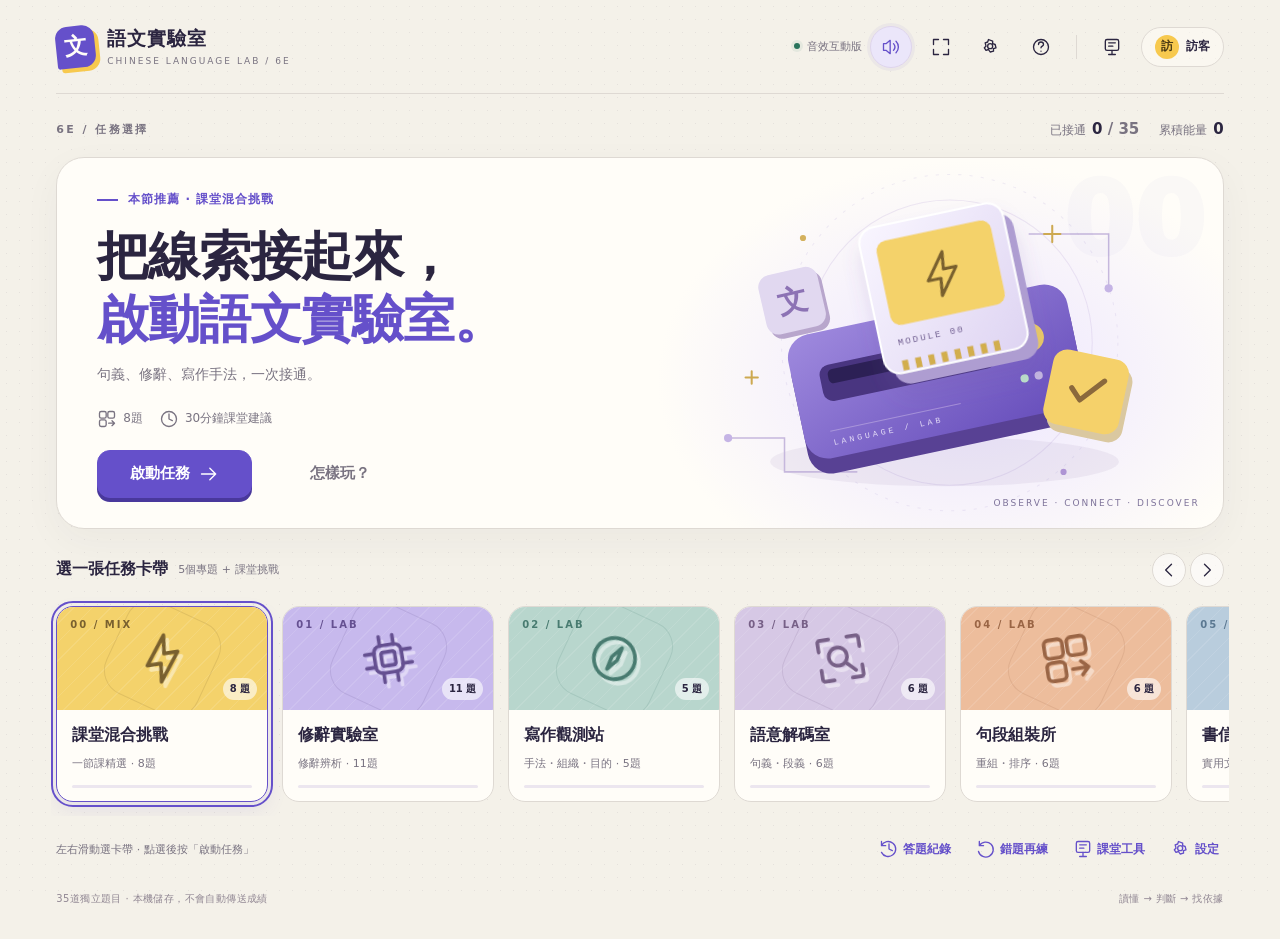
<file: 6e-chinese-lab/index.html>
<!doctype html>
<html lang="zh-Hant-HK">
<head>
<meta charset="utf-8">
<meta name="viewport" content="width=device-width,initial-scale=1,viewport-fit=cover">
<meta name="theme-color" content="#f4f1e9">
<meta name="robots" content="noindex,nofollow">
<meta name="description" content="6E語文實驗室：35題歷屆中文試題、修辭配對、句段拖排、閱讀標記、分層音效及即時操作回饋。">
<title>6E 語文實驗室｜音效互動版</title>
<link rel="stylesheet" href="style.css?v=20261028">
</head>
<body>
<div id="app"></div>
<dialog id="dialog" aria-label="遊戲工具"></dialog>
<input id="importFile" type="file" accept=".json,application/json" hidden>
<noscript>這個遊戲需要瀏覽器啟用 JavaScript。</noscript>
<script src="data.js?v=20261028"></script>
<script src="app.js?v=20261028"></script>
<script src="feedback.js?v=20261028-sfx1"></script>
</body>
</html>
</file>
<file: 6e-chinese-lab/style.css>
:root{--bg:#f4f1e9;--paper:#fffdf8;--ink:#2b2540;--muted:#797381;--line:#ded9d3;--purple:#6550ca;--violet:#8070df;--soft:#ebe6fa;--gold:#f7c94e;--green:#28735b;--red:#a34d52;--shadow:0 12px 38px #34264b0b;--radius:24px;--ui:1;--reading:19px;--accent:var(--purple);color-scheme:light}
*{box-sizing:border-box}html{min-height:100%;scroll-behavior:smooth}body{margin:0;background:var(--bg);color:var(--ink);font-family:"PingFang TC","Microsoft JhengHei","Noto Sans CJK TC",system-ui,sans-serif;line-height:1.55;-webkit-tap-highlight-color:transparent;overflow-x:hidden}body:before{content:"";position:fixed;inset:0;z-index:-1;pointer-events:none;background-image:radial-gradient(#84788920 .7px,transparent .7px);background-size:13px 13px}button,input,select,textarea{font:inherit}button{cursor:pointer;color:inherit;touch-action:manipulation}button:disabled{cursor:default;opacity:.45}button:focus-visible,a:focus-visible,select:focus-visible,input:focus-visible,textarea:focus-visible,[tabindex]:focus-visible{outline:3px solid #b28cff;outline-offset:4px}button{transition:background .18s,transform .18s,border-color .18s,box-shadow .18s}button:active:not(:disabled){transform:translateY(2px)}svg{display:block;width:100%;height:100%}h1,h2,h3,p{margin-top:0}h1,h2,h3{font-weight:850}small{font-size:12px}a{color:var(--purple)}.hidden{display:none!important}.muted{color:var(--muted)}.mono{font-family:ui-monospace,SFMono-Regular,Consolas,monospace;font-variant-numeric:tabular-nums}.eyebrow{font-size:11px;letter-spacing:2.4px;font-weight:800;text-transform:uppercase}.nowrap{white-space:nowrap}.visually-hidden{position:absolute;width:1px;height:1px;overflow:hidden;clip:rect(0,0,0,0)}
#app{max-width:1496px;margin:auto;padding:0 clamp(18px,4.4vw,68px) 32px;min-height:100vh}.topbar{height:94px;display:flex;align-items:center;justify-content:space-between;gap:20px;border-bottom:1px solid var(--line)}.brand{display:flex;gap:12px;align-items:center;border:0;background:none;padding:0;text-align:left}.brand-mark{width:39px;height:42px;background:var(--purple);color:var(--paper);display:grid;place-items:center;font-size:23px;font-weight:900;border-radius:12px 12px 12px 3px;box-shadow:4px 4px 0 var(--gold);transform:rotate(-6deg)}.brand strong{font-size:19px;letter-spacing:1px;display:block}.brand small{display:block;font-size:9px;letter-spacing:2px;color:var(--muted);margin-top:2px}.top-tools{display:flex;align-items:center;gap:8px}.iconbtn{background:transparent;border:1px solid transparent;border-radius:50%;width:42px;height:42px;display:inline-flex;align-items:center;justify-content:center;gap:7px;flex-shrink:0}.iconbtn:hover{background:#e7e1d7}.iconbtn.active{background:var(--soft);color:var(--purple)}.icon{width:20px;height:20px;display:inline-flex;flex-shrink:0;vertical-align:middle}.pill{display:inline-flex;gap:7px;align-items:center;border:1px solid var(--line);border-radius:50px;padding:7px 13px;font-size:12px;font-weight:750;background:#fffdf780;white-space:nowrap}.playerpill{cursor:pointer;max-width:185px;overflow:hidden}.led{width:6px;height:6px;border-radius:50%;background:var(--green);box-shadow:0 0 0 3px #28735b12}.avatar{width:24px;height:24px;border-radius:50%;background:var(--gold);display:grid;place-items:center;color:#4c3b15;font-size:12px;font-weight:800;flex-shrink:0}.status{display:flex;align-items:center;gap:7px;font-size:11px;color:var(--muted)}.top-divider{height:24px;width:1px;background:var(--line);margin:0 6px}.btn{display:inline-flex;align-items:center;justify-content:center;gap:9px;min-height:48px;padding:11px 21px;border-radius:13px;border:1px solid var(--line);background:var(--paper);font-size:15px;font-weight:750;line-height:1.4}.btn:hover{border-color:#a99bd2;background:#faf7ff}.btn.primary{background:var(--purple);border-color:var(--purple);color:#fff;box-shadow:0 4px 0 #49389c}.btn.primary:hover{background:#5944b9;box-shadow:0 5px 0 #49389c;transform:translateY(-1px)}.btn.gold{background:var(--gold);color:#3c304a;border-color:var(--gold);box-shadow:0 4px 0 #d4aa37}.btn.subtle{background:transparent;border-color:transparent;color:var(--muted)}.btn.compact{min-height:39px;padding:8px 13px;font-size:13px;border-radius:10px}.btn.danger{color:var(--red)}.textbtn{border:0;background:transparent;color:var(--purple);font-weight:750;padding:9px 5px;font-size:13px;min-height:40px}.button-row{display:flex;gap:10px;flex-wrap:wrap;align-items:center}.sep{height:1px;background:var(--line);margin:22px 0}.tag{display:inline-flex;align-items:center;gap:6px;background:var(--soft);border-radius:6px;padding:4px 9px;color:var(--purple);font-size:11px;font-weight:800;letter-spacing:.4px}
/* Mission carousel */
.home-intro{display:flex;align-items:center;justify-content:space-between;margin:24px 0 16px;gap:15px}.home-intro .eyebrow{margin:0;color:var(--muted)}.home-stats{display:flex;gap:20px;font-size:12px;color:var(--muted)}.home-stats b{color:var(--ink);margin-left:6px;font-size:15px}.hero{position:relative;background:var(--paper);border:1px solid var(--line);border-radius:28px;display:grid;grid-template-columns:1.05fr 1fr;min-height:326px;overflow:hidden;box-shadow:var(--shadow)}.hero-copy{padding:32px 0 30px 40px;z-index:2}.hero-tag{color:var(--purple);display:flex;align-items:center;gap:10px;margin-bottom:15px;font-size:12px;font-weight:800;letter-spacing:1px}.hero-tag:before{content:"";width:21px;height:2px;background:var(--purple)}.hero h1{font-size:clamp(33px,4.1vw,57px);line-height:1.21;letter-spacing:-1px;margin:0 0 13px}.hero h1 em{font-style:normal;color:var(--purple)}.hero-copy>p{color:var(--muted);font-size:14px;margin:0 0 23px}.hero-detail{display:flex;gap:16px;margin:0 0 21px;color:var(--muted);font-size:12px}.hero-detail span{display:inline-flex;align-items:center;gap:6px}.hero .btn{min-width:155px}.hero-number{position:absolute;right:18px;top:12px;font-size:102px;line-height:1;color:#6b54c908;font-weight:950;pointer-events:none}.hero-art{position:relative;overflow:hidden;min-width:0;display:grid;place-items:center;background:radial-gradient(ellipse at 55% 60%,#ece5ff,transparent 70%)}.hero-art svg{width:95%;height:100%;position:absolute;inset:0;overflow:visible}.art-float{animation:hover-float 5s ease-in-out infinite;transform-origin:50% 50%}.art-float2{animation:hover-float 6s ease-in-out infinite .8s}.hero-caption{position:absolute;bottom:17px;right:23px;color:#7e739a;font-size:9px;letter-spacing:2px}.carousel-heading{display:flex;justify-content:space-between;align-items:center;margin:24px 0 10px}.carousel-heading h2{font-size:16px;margin:0;display:flex;align-items:center;gap:10px}.carousel-heading h2 span{font-size:11px;color:var(--muted);font-weight:500}.carousel-nav{display:flex;gap:4px}.carousel-nav .iconbtn{width:34px;height:34px;background:#fff9;border:1px solid var(--line)}.cartridges{display:flex;gap:14px;overflow:auto;scroll-snap-type:x mandatory;padding:9px 5px 14px;margin:0 -5px;scrollbar-width:thin;scrollbar-color:#c9bfd9 transparent;touch-action:pan-x pan-y;overscroll-behavior-x:contain}.cartridge{flex:0 0 212px;border:1px solid var(--line);background:var(--paper);border-radius:17px;padding:0;text-align:left;overflow:hidden;scroll-snap-align:center;position:relative;transition:transform .23s,box-shadow .23s;min-height:195px}.cartridge:hover{transform:translateY(-4px)}.cartridge.selected{border-color:var(--purple);outline:2px solid var(--purple);outline-offset:3px;box-shadow:0 8px 20px #6550ca1c}.cart-cover{height:103px;position:relative;display:flex;align-items:center;justify-content:center;overflow:hidden;background:var(--cover)}.cart-cover .icon{width:55px;height:55px;color:var(--coverink);z-index:1;transform:rotate(-9deg);filter:drop-shadow(3px 5px 0 #ffffff70)}.cart-cover:before{content:"";position:absolute;inset:0;background:repeating-linear-gradient(135deg,transparent,transparent 12px,#ffffff25 12px,#ffffff25 13px);opacity:.75}.cart-cover:after{content:"";width:99px;height:99px;border:1px solid var(--coverink);opacity:.16;position:absolute;transform:rotate(25deg);border-radius:26px}.cart-id{position:absolute;top:10px;left:13px;font-size:10px;color:var(--coverink);letter-spacing:2px;font-weight:850;z-index:2}.cart-count{position:absolute;right:10px;bottom:10px;background:#fff9;font-size:10px;border-radius:20px;padding:3px 7px;font-weight:800;z-index:2}.cart-body{padding:13px 15px}.cart-body strong{font-size:16px;display:block;margin-bottom:3px}.cart-body small{color:var(--muted);font-size:11px}.cart-progress{height:3px;background:#ece6ef;margin-top:10px;overflow:hidden;border-radius:3px}.cart-progress i{display:block;height:100%;background:var(--purple)}.home-bottom{display:flex;justify-content:space-between;align-items:center;gap:16px;margin:13px 0 0;font-size:11px;color:var(--muted)}.home-bottom .button-row{gap:15px}.home-bottom .textbtn{font-size:12px}.resume-bar{padding:12px 18px;background:#eae4f6;border-radius:13px;display:flex;justify-content:space-between;gap:12px;align-items:center;margin:16px 0 0;font-size:13px}.resume-bar p{margin:0}.fade-in{animation:enter .32s both}.page-footer{padding:22px 0 0;font-size:10px;color:#918793;display:flex;align-items:center;justify-content:space-between;gap:20px;letter-spacing:.4px}
/* Game */
.gamebar{display:flex;align-items:center;justify-content:space-between;gap:18px;padding:21px 0 13px}.game-title{display:flex;align-items:center;gap:13px;min-width:0}.game-title h2{font-size:16px;margin:0}.game-title small{font-size:11px;color:var(--muted)}.game-metrics{display:flex;gap:22px;align-items:center;font-size:12px;color:var(--muted)}.game-metrics b{color:var(--ink);font-size:17px}.game-metrics .score-val{color:var(--purple)}.progress{display:flex;gap:6px;margin:0 0 20px}.progress button{position:relative;height:7px;flex:1;padding:0;border:0;border-radius:9px;background:#ddd6e3;min-width:0;cursor:default}.progress button.current{background:var(--gold)}.progress button.done{background:var(--purple)}.progress button.wrong{background:#c77e82}.progress button.pending{background:#caa355}.progress button.teacher-step{cursor:pointer}.game-shell{display:grid;grid-template-columns:minmax(0,1fr);gap:20px;align-items:start}.game-shell.with-reading{grid-template-columns:minmax(320px,.94fr) minmax(0,1.08fr)}.workspace{background:var(--paper);border:1px solid var(--line);border-radius:var(--radius);overflow:hidden;box-shadow:var(--shadow);min-width:0}.work-header{display:flex;justify-content:space-between;align-items:center;padding:20px 26px 0;gap:10px}.work-header .eyebrow{color:var(--muted);font-size:9px}.task-body{padding:18px 28px 20px}.task-body h1{font-size:calc(clamp(21px,2.25vw,29px) * var(--ui));line-height:1.6;letter-spacing:.1px;margin:0 0 19px}.task-sub{display:flex;justify-content:space-between;gap:14px;font-size:12px;color:var(--muted);margin:0 0 14px;align-items:center}.task-sub .textbtn{padding:0;font-size:12px;min-height:32px}.context{background:#f3eff7;border:1px solid #e5dfed;padding:21px 24px;border-radius:16px;font-size:calc(21px * var(--ui));line-height:1.9;margin-bottom:20px;position:relative}.context.rhet-context{font-size:calc(clamp(25px,2.8vw,36px) * var(--ui));text-align:center;padding:24px 42px;line-height:1.9;background:linear-gradient(120deg,#f4f0fa,#f9f6ef);border-color:#e3dbe9;min-height:135px;display:flex;align-items:center;justify-content:center;flex-wrap:wrap}.context.rhet-context:before{content:"“";font-family:Georgia,serif;font-size:70px;position:absolute;left:16px;top:-5px;color:#c5b7de;line-height:1}.markable{border:0;border-radius:4px;padding:2px 0;background:transparent;color:inherit;font:inherit;display:inline;text-align:inherit;line-height:inherit;box-decoration-break:clone;-webkit-box-decoration-break:clone;cursor:default;transition:background .15s;touch-action:manipulation}.mark-mode .markable{cursor:crosshair}.mark-mode .markable:hover{background:#f6e7ae}.markable.marked{background:#ffe59d;box-shadow:0 2px 0 #e2b743}.markable.evidence{background:#dceee1;box-shadow:0 2px 0 #7daf8b}.marktools{display:flex;gap:10px;align-items:center;justify-content:space-between;margin-bottom:14px;color:var(--muted);font-size:11px}.marktools .btn{min-height:34px;padding:6px 10px;font-size:12px}.marktools .btn.active{background:var(--gold);border-color:#d8b050;color:var(--ink)}
.option-grid{display:grid;gap:10px}.option{width:100%;text-align:left;background:#fffefa;border:1.5px solid #ded7e2;border-radius:13px;padding:14px 16px;display:flex;align-items:flex-start;gap:12px;min-height:56px;position:relative;font-size:calc(17px * var(--ui));line-height:1.6}.option:hover:not(:disabled){background:#f5f1ff;border-color:#b5a4e3}.option.selected{background:#eee8fc;border-color:var(--purple);box-shadow:0 0 0 1px var(--purple)}.option .letter{width:27px;height:27px;border-radius:8px;background:#f1edf3;display:grid;place-items:center;font-size:12px;color:#81768c;font-weight:800;flex-shrink:0;margin-top:0}.option.selected .letter{background:var(--purple);color:#fff}.option.eliminated{opacity:.42;background:#f0eeee}.option.eliminated>span:last-child{text-decoration:line-through}.option.good{border-color:#378465;background:#e6f1e8}.option.bad{border-color:#be787d;background:#faebeb}.option.selected:after{content:"✓";margin-left:auto;font-weight:900;color:var(--purple)}.option.good:after{color:var(--green)}.options-meta{display:flex;align-items:center;justify-content:space-between;margin-bottom:12px;font-size:12px;color:var(--muted);gap:15px}.selected-count{color:var(--purple);font-weight:800}.options-meta button{min-height:34px;font-size:12px}.options-meta .active{background:#ebe4ef;color:var(--ink)}
/* Rhetoric: chip socket */
.rhet-lab{max-width:1040px;margin:auto}.rhet-lab .task-body h1{font-size:18px;text-align:center;color:#746b7e;font-weight:650;margin-bottom:16px}.chip-socket{max-width:430px;min-height:76px;margin:0 auto 22px;border:2px dashed #bcafd7;border-radius:17px;display:flex;align-items:center;justify-content:center;gap:15px;background:repeating-linear-gradient(-45deg,#fbf9ff,#fbf9ff 10px,#f3effa 10px,#f3effa 11px);position:relative;transition:all .2s}.chip-socket:before,.chip-socket:after{content:"";position:absolute;width:7px;height:25px;background:#c8bedc;top:23px;border-radius:2px;left:-5px}.chip-socket:after{left:auto;right:-5px}.chip-socket.filled{border-style:solid;border-color:var(--purple);background:var(--soft);box-shadow:inset 0 0 0 4px #fff8}.chip-socket.lit{border-color:#468c6b;background:#e3f0e6}.chip-socket .icon{width:25px;height:25px;color:#9585b0}.chip-socket strong{font-size:23px;font-weight:850;color:var(--purple)}.chip-socket span{color:#9585ab;font-size:14px}.rhet-palette{display:grid;grid-template-columns:repeat(4,1fr);gap:12px}.rhet-chip{border:1px solid #d4cbdf;border-bottom:4px solid #bfb0d4;border-radius:13px;background:#fff;min-height:66px;padding:11px 12px;display:flex;align-items:center;justify-content:center;gap:9px;font-size:19px;font-weight:800;touch-action:none;cursor:grab;position:relative;user-select:none;-webkit-user-select:none}.rhet-chip:before{content:"";position:absolute;top:5px;left:8px;width:3px;height:3px;background:#c7bed4;border-radius:50%}.rhet-chip:hover{background:#f0ebfc;transform:translateY(-2px)}.rhet-chip.selected{background:var(--purple);color:#fff;border-color:#4d3aa1;box-shadow:0 5px 12px #6550ca25}.rhet-chip .keyhint{font-family:ui-monospace,monospace;font-size:10px;position:absolute;bottom:5px;right:8px;color:#b2a6c2}.rhet-chip.selected .keyhint{color:#d0c4ff}.rhet-chip.good{background:#e1f1e5;border-color:#5e9f7a;color:var(--green)}
/* Sort */
.sort-instruction{display:flex;align-items:center;gap:10px;background:#eee9f7;border-radius:11px;padding:11px 13px;font-size:12px;margin-bottom:16px;color:#746486}.track-header{font-size:10px;letter-spacing:2px;color:var(--muted);display:flex;align-items:center;justify-content:space-between;margin:0 0 9px}.word-track{display:flex;align-content:flex-start;align-items:center;gap:9px;flex-wrap:wrap;border:2px dashed #c4b7dd;background:#f6f2fc;min-height:146px;border-radius:16px;padding:17px;margin-bottom:15px;position:relative}.word-track:empty:before{content:"把詞組接到這裏";color:#a397b7;font-size:18px}.word-bank{display:flex;gap:9px;flex-wrap:wrap;background:#eee9e3;border-radius:15px;padding:15px;min-height:74px}.word-chip{border:1px solid #d0c5df;border-bottom:3px solid #baaace;background:#fffefa;border-radius:10px;padding:10px 14px;font-size:calc(19px * var(--ui));font-weight:700;min-height:47px;touch-action:none;user-select:none;-webkit-user-select:none;cursor:grab}.word-track .word-chip{background:#e7def9;border-color:#b8a6d6}.word-chip:hover{background:#f2ecff}.sentence-track{counter-reset:line;display:flex;flex-direction:column;gap:11px}.sentence-tile{display:flex;align-items:center;gap:12px;border:1px solid #ded6e4;background:#fffdfb;border-radius:13px;padding:12px 13px 12px 9px;position:relative;user-select:none;-webkit-user-select:none}.sentence-tile .position{font-size:18px;font-weight:850;color:#ae9bc4;min-width:26px;text-align:center}.drag-handle{width:34px;align-self:stretch;display:flex;align-items:center;justify-content:center;border:0;background:#f1ebf6;border-radius:7px;color:#9a86b0;touch-action:none;cursor:grab;min-height:42px;flex-shrink:0}.sentence-text{font-size:calc(17px * var(--ui));line-height:1.7;flex:1;min-width:0}.sentence-label{font-size:10px;font-weight:850;color:var(--purple);display:block;letter-spacing:1px}.tile-arrows{display:flex;flex-direction:column;gap:2px}.tile-arrows button{border:0;background:#f1edf5;border-radius:6px;width:30px;height:28px;display:grid;place-items:center;color:#7b6994}.tile-arrows .icon{width:14px;height:14px}.drop-before{box-shadow:0 -4px 0 var(--gold)!important}.drop-after{box-shadow:0 4px 0 var(--gold)!important}.dropzone-active{border-color:var(--purple)!important;background:#e4daf8!important}.drag-ghost{position:fixed;z-index:10000;pointer-events:none;box-shadow:0 14px 30px #2d1c4b40;transform:rotate(-3deg);opacity:.94;max-width:540px}.drag-source{opacity:.2}.sentence-preview{margin-top:18px;padding:14px 17px;border-left:3px solid var(--gold);background:#f7f1e4;border-radius:0 9px 9px 0;font-size:16px;line-height:1.9}.sort-actions{display:flex;gap:14px;justify-content:flex-end;margin-top:10px}.sort-actions .textbtn{font-size:12px}
/* Reading */
.reading-panel{background:var(--paper);border:1px solid var(--line);border-radius:var(--radius);overflow:hidden;position:sticky;top:16px;box-shadow:var(--shadow)}.read-head{padding:19px 22px 13px;display:flex;align-items:center;justify-content:space-between;gap:12px;border-bottom:1px solid #eae3de;background:#f9f6ee}.read-head h3{font-size:14px;margin:0}.read-head small{display:block;font-size:10px;color:var(--muted);margin-top:3px}.read-tools{display:flex;align-items:center;gap:4px}.read-tools button{width:34px;height:34px;border:1px solid #ded5dc;border-radius:9px;background:transparent;font-size:13px;font-weight:800}.read-tools button.active{background:var(--gold);border-color:#dcb94e}.reading-text{padding:22px 25px;max-height:calc(100vh - 282px);min-height:260px;overflow-y:auto;scrollbar-width:thin;scrollbar-color:#c8bed5 transparent;font-size:calc(var(--reading) * var(--ui));line-height:2.05;overscroll-behavior:contain}.reading-text p{margin:0 0 16px;text-indent:2em}.reading-text .reading-head{text-align:center;text-indent:0;font-weight:800}.reading-text .salutation{text-indent:0;margin:0 0 14px}.reading-text .letter-end{text-align:right;white-space:pre-line}.reading-text .wish{text-indent:0;white-space:pre-line}.reading-text .signature{text-align:right;white-space:pre-line;text-indent:0}.read-footer{padding:11px 20px;border-top:1px solid var(--line);font-size:11px;display:flex;align-items:center;justify-content:space-between;color:var(--muted);background:#faf7f1}.read-footer .textbtn{font-size:11px;padding:0;min-height:26px}.mobile-tabs{display:none}.open-answer{border:2px solid #d6c9e5;border-radius:14px;padding:17px;resize:vertical;width:100%;min-height:105px;font-size:22px;background:#fffefa;color:var(--ink)}.open-note{font-size:12px;color:#8a7342;background:#faf2dd;border-radius:10px;padding:12px 15px;margin-top:12px}
/* Feedback */
.actionbar{display:flex;align-items:center;justify-content:space-between;gap:15px;border-top:1px solid var(--line);padding:18px 26px;background:#fcfaf4}.action-left{display:flex;gap:12px;align-items:center;min-width:0}.attempts{display:flex;gap:5px}.attempts i{width:8px;height:8px;border:1px solid #ae99c9;border-radius:50%;background:#ded4ed}.attempts i.used{background:#b0848d;border-color:#b0848d}.action-left .textbtn{font-size:12px;min-height:38px}.actionbar .btn.primary{min-width:150px}.feedback{margin:17px 0 0;border-radius:15px;border:1px solid #ded3e7;padding:19px 21px;background:#f5f0f8;animation:enter .25s both;outline:0}.feedback.good{border-color:#bfd9c5;background:#edf5ed}.feedback.retry{border-color:#e5c887;background:#fcf4df}.feedback.wrong{border-color:#e8c3c4;background:#fbefed}.feedback.pending{border-color:#e3cc9b;background:#fcf7e9}.feedback h3{font-size:18px;display:flex;align-items:center;gap:10px;margin:0 0 9px}.feedback.good h3{color:var(--green)}.feedback.retry h3,.feedback.pending h3{color:#836223}.feedback.wrong h3{color:var(--red)}.feedback p{font-size:calc(15px * var(--ui));line-height:1.9;margin:7px 0;color:#655b6d;white-space:pre-line}.feedback .answer{font-weight:800;color:var(--ink)}.feedback .points{margin-left:auto;background:#d8eada;padding:4px 10px;border-radius:8px;font-size:13px}.explain-label{font-size:10px;color:var(--muted);letter-spacing:1px;margin-top:13px}.evidence-map{margin-top:15px;display:flex;flex-wrap:wrap;gap:7px;align-items:center}.evidence-map span{background:#fff9;border:1px solid #d1dbce;border-radius:9px;padding:8px 10px;font-size:12px;font-weight:700}.evidence-map .map-arrow{border:0;background:transparent;padding:0;color:#97a18f}.evidence-columns{display:grid;grid-template-columns:1fr 1fr;gap:9px;margin-top:14px}.evidence-columns div{padding:13px;background:#fff9;border-radius:10px;font-size:13px}.evidence-columns b{display:block;margin-bottom:5px}.feedback .textbtn{min-height:32px}.manual-buttons{display:flex;gap:9px;flex-wrap:wrap;margin-top:12px}.manual-buttons button{font-size:12px}.streak-pill{background:#f8e8b8;color:#7d602c;border-radius:30px;padding:4px 10px;font-size:11px;font-weight:800;display:inline-flex;gap:4px;align-items:center}.mission-toast{position:fixed;bottom:28px;left:50%;transform:translateX(-50%);background:#332942;color:white;padding:13px 21px;border-radius:12px;box-shadow:0 10px 26px #22113133;z-index:10010;max-width:90vw;font-size:13px;animation:enter .25s both;pointer-events:none}.particle{position:fixed;width:7px;height:12px;z-index:1000;pointer-events:none;animation:burst .9s ease-out forwards;border-radius:2px}.achievement-pop{position:fixed;top:100px;left:50%;transform:translateX(-50%);z-index:9000;pointer-events:none;background:var(--ink);color:var(--gold);padding:12px 23px;border-radius:13px;font-weight:800;box-shadow:0 10px 24px #33294225;animation:badge-in 1.5s both}
/* Dialogs, results */
dialog{border:1px solid #dcd2e1;border-radius:24px;background:var(--paper);color:var(--ink);padding:0;width:min(700px,calc(100% - 28px));max-height:88dvh;box-shadow:0 30px 110px #1c102f55;overflow:hidden}dialog.wide{width:min(1000px,calc(100% - 28px))}dialog::backdrop{background:#251b3c55;backdrop-filter:blur(5px)}.dialog-head{display:flex;align-items:center;justify-content:space-between;border-bottom:1px solid var(--line);padding:18px 25px;background:#fbf8f2;gap:16px}.dialog-head h2{font-size:20px;margin:0}.dialog-body{padding:23px 26px;max-height:calc(88dvh - 80px);overflow:auto;overscroll-behavior:contain}.dialog-body>p{font-size:14px;color:var(--muted);line-height:1.9}.field{margin-bottom:18px}.field label{display:block;font-size:13px;font-weight:750;margin-bottom:7px}.field input,.field select{padding:11px 13px;border:1px solid #d5cbdc;border-radius:10px;background:#fffefa;color:var(--ink);font-size:16px;min-height:45px;width:100%}.field small{color:var(--muted);font-size:11px;display:block;margin-top:6px}.profile-list{display:flex;gap:10px;flex-wrap:wrap;margin-bottom:20px}.profile-item{border:1px solid #d7cde2;border-radius:13px;background:#f7f2fb;padding:11px 16px;display:flex;align-items:center;gap:8px;font-size:14px;font-weight:750}.profile-item.active{background:var(--soft);border:2px solid var(--purple)}.setting-row{padding:14px 0;display:flex;align-items:center;justify-content:space-between;gap:22px;border-bottom:1px solid #e9e1e8;font-size:14px}.setting-row b{display:block;margin-bottom:3px}.setting-row small{display:block;color:var(--muted);font-size:12px}.switch{width:45px;height:25px;border-radius:20px;border:0;background:#c7bfce;position:relative;padding:0;flex-shrink:0;min-height:25px}.switch:after{content:"";position:absolute;width:19px;height:19px;top:3px;left:3px;border-radius:50%;background:white;box-shadow:0 1px 5px #3b2d5b33;transition:transform .2s}.switch.on{background:var(--purple)}.switch.on:after{transform:translateX(20px)}.help-block{margin-bottom:19px;font-size:14px;line-height:1.9}.help-block h3{font-size:15px;margin:0 0 6px}.help-block p{margin:0;color:var(--muted)}.teacher-bar{border:1px solid #d5c9df;background:#efe8f5;border-radius:12px;padding:11px 16px;display:flex;align-items:center;justify-content:space-between;gap:12px;margin:14px 0 0;font-size:12px;color:#6e597e}.teacher-note{padding:13px 16px;background:#f5eddb;border-radius:11px;font-size:12px;color:#877347;margin-bottom:18px;line-height:1.8}.tablist{display:flex;gap:5px;flex-wrap:wrap;padding:4px;background:#eee8e3;border-radius:11px;margin-bottom:20px}.tablist button{flex:1;border:0;background:none;padding:9px 12px;border-radius:8px;font-size:13px;font-weight:800;min-height:40px}.tablist button.active{background:white;box-shadow:0 2px 6px #4838520d;color:var(--purple)}.bank-group{margin-bottom:18px}.bank-group h3{font-size:14px;margin-bottom:8px}.question-row{display:flex;align-items:center;justify-content:space-between;gap:15px;border-top:1px solid var(--line);padding:12px 0;font-size:13px}.question-row small{display:block;color:var(--muted);margin-top:3px;font-size:10px}.question-row>div{flex:1;min-width:0}.question-row .btn{font-size:12px;padding:8px 12px;min-height:36px;flex-shrink:0}.record-card{padding:16px 18px;border:1px solid var(--line);border-radius:13px;margin-bottom:12px;background:#fffefa}.record-top{display:flex;justify-content:space-between;gap:15px;font-size:14px}.record-top small{color:var(--muted);font-size:10px;display:block;margin-top:4px}.record-score{font-size:18px;font-weight:850;color:var(--purple);white-space:nowrap}.record-card details{margin-top:12px;font-size:12px}.record-card summary{cursor:pointer;color:var(--purple);font-weight:750;min-height:32px}.record-q{padding:11px 0;border-top:1px solid #e9e2ea}.record-q .record-input{padding:8px 11px;background:#f5f0f7;border-radius:8px;margin:8px 0;white-space:pre-line;font-size:13px;line-height:1.9}.record-q small{color:var(--muted)}.stat-grid{display:grid;grid-template-columns:repeat(3,1fr);gap:12px}.stat-box{padding:19px;border-radius:14px;background:#f0ebf7}.stat-box b{display:block;font-size:30px;color:var(--purple);line-height:1.3}.stat-box span{font-size:12px;color:var(--muted)}.empty{text-align:center;padding:35px 20px;color:var(--muted);font-size:14px}.finish-card{max-width:1000px;margin:32px auto;background:var(--paper);border:1px solid var(--line);border-radius:29px;padding:34px 40px;box-shadow:var(--shadow)}.finish-heading{display:flex;align-items:center;gap:25px;margin-bottom:25px}.finish-badge{width:110px;height:110px;border-radius:25px;background:var(--gold);display:grid;place-items:center;transform:rotate(-7deg);box-shadow:6px 7px 0 #dfd5eb;flex-shrink:0}.finish-badge .icon{width:63px;height:63px;color:#6c4f91;transform:rotate(7deg)}.finish-heading h1{font-size:34px;margin:0 0 5px}.finish-heading p{color:var(--muted);font-size:14px;margin:0}.finish-score{margin-left:auto;text-align:right;font-size:50px;font-weight:900;color:var(--purple);line-height:1.3}.finish-score small{display:block;font-size:12px;font-weight:500;color:var(--muted)}.finish-body{display:grid;grid-template-columns:.8fr 1.2fr;gap:30px;margin:28px 0}.skill-row{margin-bottom:15px}.skill-row>div:first-child{display:flex;justify-content:space-between;font-size:13px;font-weight:750;margin-bottom:6px}.skill-bar{height:6px;border-radius:6px;background:#e8e1ed;overflow:hidden}.skill-bar i{height:100%;display:block;background:var(--purple)}.lesson-card{padding:18px 21px;background:#f6f0de;border-radius:14px}.lesson-card h3{font-size:15px;margin:0 0 8px}.lesson-card p{font-size:13px;color:#7a6c50;line-height:1.9;margin:0}.finish-review{margin-top:24px}.finish-review h3{font-size:16px}.finish-review details{border-top:1px solid var(--line);padding:11px 0;font-size:13px}.finish-review summary{cursor:pointer;line-height:1.7;min-height:34px;display:list-item}.finish-review p{font-size:13px;line-height:1.9;color:var(--muted);padding:10px 16px;background:#f8f3fb;border-radius:8px;margin:8px 0}.result-chip{display:inline-block;margin-right:7px;padding:2px 7px;border-radius:5px;background:#e5eee2;color:#417453;font-size:10px}.result-chip.wrong{background:#f5e3e3;color:#a2656b}.result-chip.pending{background:#f7edcf;color:#9b7c36}.question-summary{font-size:14px;line-height:1.8;padding:14px;border-radius:11px;background:#f4eef8}.source-info{font-size:12px;line-height:1.9;color:var(--muted)}.storage-warning{background:#f6e6bd;border:1px solid #dfca98;border-radius:12px;padding:10px 14px;font-size:12px;margin:15px 0;color:#7b6135}.intro-overlay{position:fixed;inset:0;background:#f4f1e9;z-index:20000;display:flex;align-items:center;justify-content:center;animation:boot-out .55s .25s both;pointer-events:none}.intro-overlay .brand-mark{width:65px;height:68px;font-size:39px}.projector{--ui:1.16;--reading:21px}.projector #app{max-width:1680px}.projector .reading-text{max-height:72vh}.projector .game-shell.with-reading{grid-template-columns:1fr 1fr}.reduced-motion *, .reduced-motion *:before,.reduced-motion *:after{animation:none!important;transition:none!important;scroll-behavior:auto!important}
@keyframes enter{from{opacity:0;transform:translateY(9px)}to{opacity:1;transform:translateY(0)}}@keyframes hover-float{50%{transform:translateY(-8px)}}@keyframes burst{from{opacity:1;transform:translate(0,0) rotate(0deg)}to{opacity:0;transform:translate(var(--dx),var(--dy)) rotate(200deg)}}@keyframes badge-in{0%{opacity:0;translate:0 -20px}15%,75%{opacity:1;translate:0 0}100%{opacity:0;translate:0 -10px}}@keyframes boot-out{to{opacity:0;visibility:hidden}}
@media(min-width:1600px){.hero{min-height:380px}.hero-copy{padding-top:45px}.cartridge{flex-basis:235px}.cart-cover{height:120px}.cart-body{padding:17px}}
@media(max-width:1100px){#app{padding:0 26px 24px}.hero-copy{padding-left:28px}.hero{min-height:314px}.hero h1{font-size:41px}.game-shell.with-reading{grid-template-columns:minmax(285px,.9fr) minmax(0,1fr)}.task-body{padding:18px 21px}.work-header{padding:19px 21px 0}.actionbar{padding:17px 21px}.reading-text{padding:20px;--reading:18px}.rhet-chip{font-size:18px}.cartridge{flex-basis:198px}.game-metrics{gap:15px}.hero-copy>p{font-size:13px}.hero-art svg{width:110%;left:-10%}.top-tools .status{display:none}}
@media(max-width:800px){.topbar{height:79px}.brand strong{font-size:16px}.brand small{font-size:8px}.top-tools{gap:2px}.top-divider{margin:0 3px}.hero{grid-template-columns:1fr 0.83fr;min-height:300px}.hero h1{font-size:35px}.hero-copy{padding:28px 0 28px 25px}.hero-copy>p{max-width:280px}.hero-detail{gap:10px;font-size:11px}.hero-art svg{width:140%;left:-27%}.hero .btn{min-width:130px;font-size:14px}.hero .btn.subtle{display:none}.game-metrics .streak-pill{display:none}.game-shell.with-reading,.projector .game-shell.with-reading{grid-template-columns:1fr}.reading-panel{position:relative;top:0;display:none}.reading-panel.mobile-visible{display:block}.with-reading .workspace.mobile-hidden{display:none}.reading-text,.projector .reading-text{max-height:65vh;min-height:260px}.mobile-tabs{display:flex;padding:4px;background:#eae3ee;border-radius:12px;margin:0 0 15px;gap:4px}.mobile-tabs button{flex:1;background:transparent;border:0;border-radius:9px;font-size:14px;font-weight:800;padding:10px}.mobile-tabs button.active{background:var(--paper);color:var(--purple);box-shadow:0 2px 5px #2811380c}.finish-body{grid-template-columns:1fr;gap:15px}.finish-card{padding:27px}.finish-heading h1{font-size:28px}.finish-badge{width:85px;height:85px}.finish-score{font-size:37px}.page-footer .hide-small{display:none}.teacher-bar{font-size:11px}.rhet-palette{grid-template-columns:repeat(4,1fr)}.gamebar{padding-top:19px}.actionbar{padding:16px 20px}}
@media(max-width:560px){#app{padding:0 16px 24px}.topbar{gap:12px;height:76px}.brand{gap:10px}.brand-mark{width:33px;height:36px;font-size:20px;border-radius:9px 9px 9px 2px}.brand strong{font-size:15px;letter-spacing:0}.brand small{font-size:7px;letter-spacing:1.2px}.top-tools .teacher-top,.top-tools .fullscreen-top,.top-divider,.top-tools .help-top{display:none}.iconbtn{width:37px;height:37px}.playerpill{padding:5px 7px;border:0;background:transparent;max-width:90px;font-size:11px;gap:5px}.playerpill .avatar{width:25px;height:25px}.player-label{max-width:40px;overflow:hidden;text-overflow:ellipsis}.home-intro{margin:18px 0 13px}.home-intro .eyebrow{font-size:9px;letter-spacing:1.5px}.home-stats{gap:12px;font-size:10px}.home-stats b{font-size:13px;margin-left:3px}.hero{grid-template-columns:1fr;min-height:445px;isolation:isolate}.hero-copy{padding:24px;z-index:2;align-self:start}.hero-tag{font-size:11px;margin-bottom:12px}.hero h1{font-size:38px;margin-bottom:9px;max-width:250px}.hero-copy>p{font-size:12px;max-width:240px;margin-bottom:15px}.hero-detail{margin-bottom:17px}.hero .btn{min-height:45px;min-width:135px}.hero-art{position:absolute;bottom:-7px;right:-40px;width:300px;height:230px;z-index:0;opacity:.95}.hero-art svg{width:100%;left:0}.hero-caption{display:none}.hero-copy .button-row{position:absolute;bottom:25px;left:24px}.hero-copy .button-row .btn{z-index:3}.hero-number{top:5px;font-size:100px}.carousel-heading{margin-top:23px}.carousel-heading h2{font-size:15px}.carousel-heading h2 span{font-size:10px}.cartridge{flex-basis:182px;min-height:180px}.cart-cover{height:92px}.cart-body strong{font-size:15px}.cart-body{padding:11px 13px}.home-bottom{align-items:flex-start;flex-direction:column;gap:5px;margin-top:8px}.home-bottom .button-row{gap:13px}.page-footer{font-size:9px;line-height:1.7;align-items:flex-start}.game-title h2{font-size:14px}.game-title{gap:7px}.game-title small{font-size:10px}.game-metrics{gap:9px;font-size:10px}.game-metrics b{font-size:14px}.game-metrics .time-label{display:none}.gamebar{gap:8px;padding:17px 0 13px}.gamebar .iconbtn{width:30px;height:34px}.progress{margin-bottom:15px;gap:4px}.game-shell{gap:12px}.workspace,.reading-panel{border-radius:18px}.task-body{padding:17px 17px 20px}.work-header{padding:15px 17px 0}.work-header .eyebrow{display:none}.task-body h1{font-size:calc(21px * var(--ui));line-height:1.6;margin-bottom:17px}.context{font-size:calc(18px * var(--ui));padding:16px;line-height:1.85}.context.rhet-context{font-size:calc(25px * var(--ui));padding:20px 22px 20px 24px;min-height:150px}.context.rhet-context:before{font-size:50px;left:5px;top:0}.rhet-lab .task-body h1{font-size:15px}.rhet-palette{grid-template-columns:repeat(3,1fr);gap:9px}.rhet-chip{font-size:17px;padding:11px 7px;min-height:60px;border-radius:10px}.chip-socket{min-height:69px;margin-bottom:16px}.chip-socket:before,.chip-socket:after{top:20px}.chip-socket strong{font-size:22px}.option{padding:13px 12px;font-size:calc(16px * var(--ui));gap:10px}.option .letter{width:24px;height:24px;font-size:11px}.actionbar{padding:15px 17px;gap:9px;position:relative}.actionbar .btn.primary{min-width:128px;padding:12px 14px;font-size:14px}.action-left{gap:7px}.action-left .textbtn{font-size:11px}.feedback{padding:16px 16px}.feedback h3{font-size:17px}.feedback p{font-size:15px}.marktools{gap:5px}.marktools small{font-size:10px}.word-track{padding:12px;gap:7px;min-height:150px}.word-chip{font-size:18px;padding:8px 10px;min-height:44px}.word-bank{padding:11px;gap:7px}.sentence-tile{gap:7px;padding:10px 8px}.sentence-text{font-size:16px;line-height:1.75}.drag-handle{width:27px;min-height:52px}.sentence-tile .position{min-width:18px;font-size:15px}.tile-arrows button{width:26px;height:31px}.reading-text{padding:20px 18px;--reading:18px;max-height:65vh}.read-head{padding:16px}.read-head h3{font-size:13px}.read-tools button{width:31px;height:34px}.read-footer{padding:11px 15px;font-size:10px}.finish-card{padding:22px 18px;margin:22px 0}.finish-heading{gap:17px;flex-wrap:wrap}.finish-badge{width:67px;height:67px;border-radius:17px;box-shadow:4px 5px 0 #dfd5eb}.finish-badge .icon{width:42px;height:42px}.finish-heading h1{font-size:24px}.finish-heading p{font-size:12px}.finish-score{font-size:42px;text-align:left;width:100%;margin-left:0;display:flex;align-items:baseline;gap:12px}.stat-grid{gap:8px}.stat-box{padding:13px 10px}.stat-box b{font-size:24px}.stat-box span{font-size:10px}.finish-body{margin:22px 0}.dialog-head{padding:15px 19px}.dialog-body{padding:20px}.dialog-head h2{font-size:18px}.teacher-bar{padding:9px 13px}.resume-bar{padding:11px 13px;font-size:12px}.resume-bar .btn{font-size:12px;min-height:36px;white-space:nowrap}.question-row{gap:10px}.record-top{font-size:13px}.record-score{font-size:16px}.topbar .settings-top{display:none}}
@media(prefers-reduced-motion:reduce){*,*:before,*:after{animation:none!important;transition:none!important;scroll-behavior:auto!important}}
@media print{.topbar,.gamebar,.actionbar,.page-footer,.btn,dialog{display:none!important}.reading-text{max-height:none}body{background:white}.workspace{box-shadow:none}}

/* Final typography and balanced chip layout. */
.task-body h1{text-wrap:balance}.rhet-palette.count-6{grid-template-columns:repeat(3,1fr)}.rhet-palette.count-5{grid-template-columns:repeat(5,1fr)}
@media(max-width:800px){.rhet-palette.count-5{grid-template-columns:repeat(3,1fr)}}
@media(max-width:560px){.hero{min-height:395px}.hero h1{font-size:clamp(26px,8.2vw,34px);max-width:none}.hero-copy>p{max-width:250px}.hero-art{width:280px;height:215px;right:-34px}.rhet-palette.count-5,.rhet-palette.count-6{grid-template-columns:repeat(3,1fr)}}
</file>
